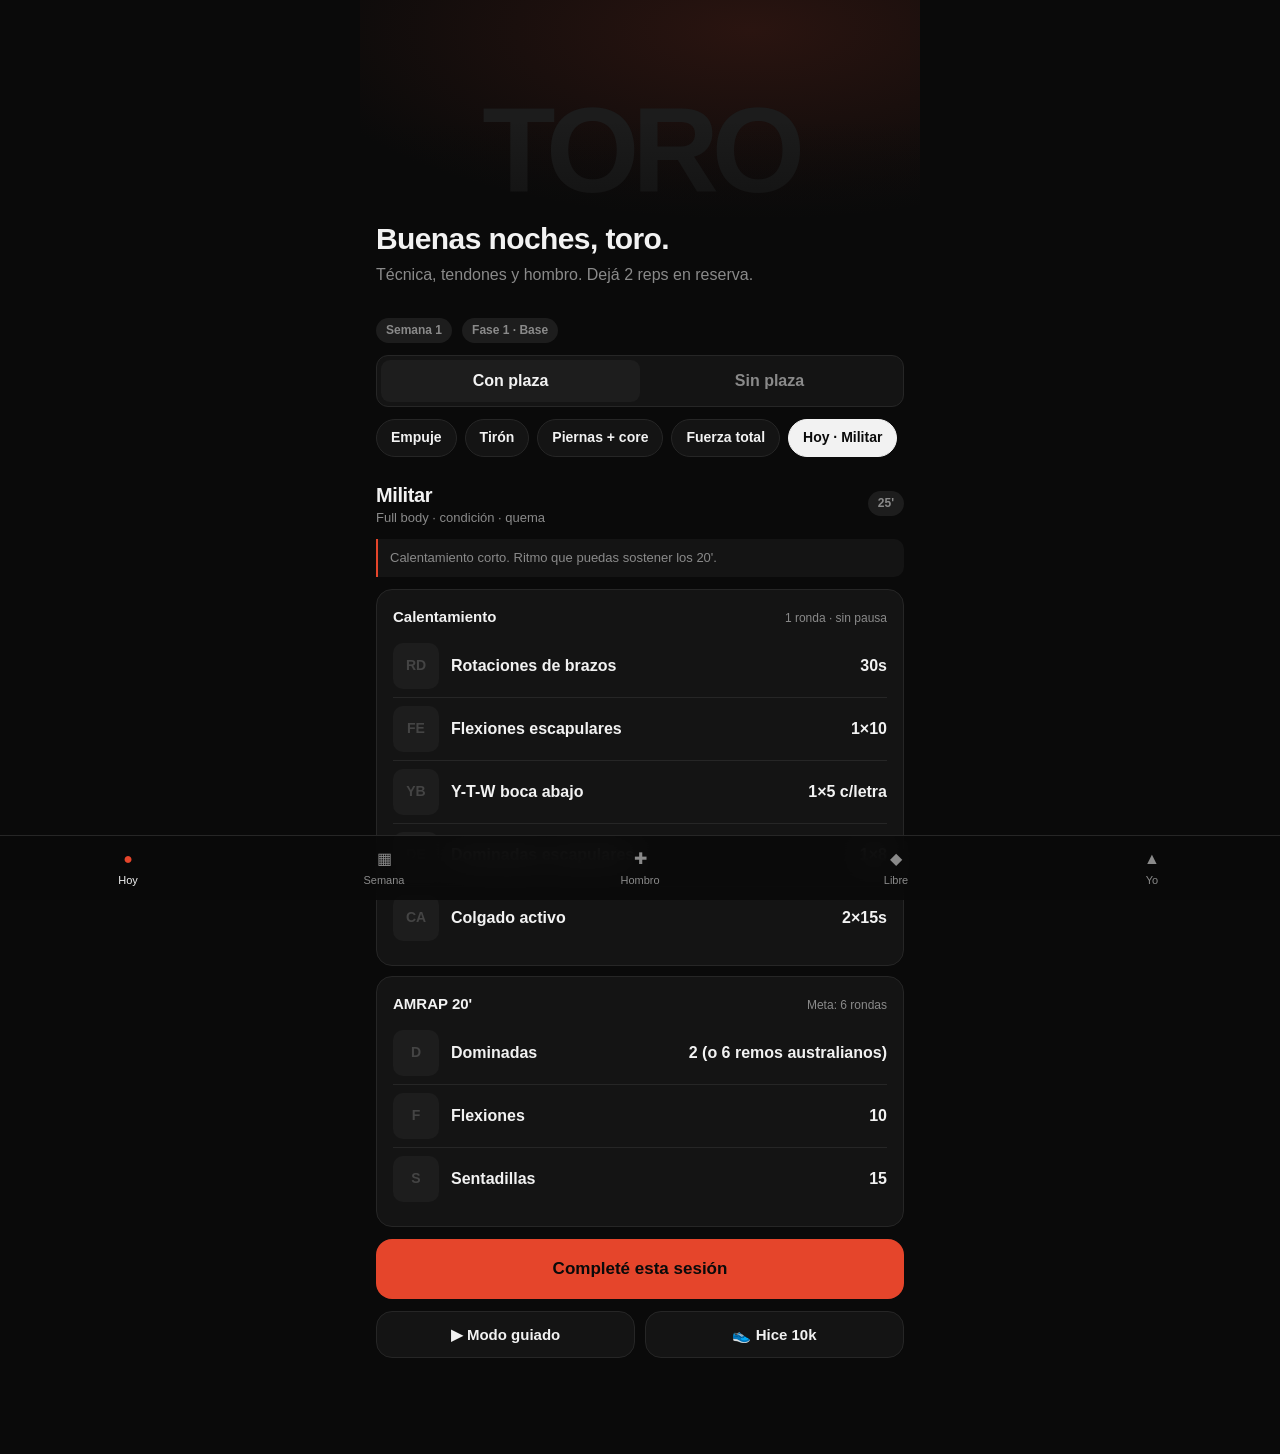
<file: calistenia-app/index.html>
<!doctype html>
<html lang="es">
<head>
  <meta charset="utf-8">
  <meta name="viewport" content="width=device-width, initial-scale=1, viewport-fit=cover">
  <meta name="theme-color" content="#0a0a0a">
  <meta name="apple-mobile-web-app-capable" content="yes">
  <meta name="mobile-web-app-capable" content="yes">
  <meta name="apple-mobile-web-app-status-bar-style" content="black-translucent">
  <meta name="apple-mobile-web-app-title" content="Toro">
  <title>Modo Toro</title>
  <link rel="manifest" href="manifest.webmanifest">
  <link rel="icon" href="icons/icon.svg" type="image/svg+xml">
  <link rel="apple-touch-icon" href="icons/apple-touch-icon.png">
  <link rel="stylesheet" href="styles.css">
</head>
<body>
  <main id="view"></main>

  <nav class="tabs">
    <button data-tab="hoy" class="on"><span>●</span>Hoy</button>
    <button data-tab="semana"><span>▦</span>Semana</button>
    <button data-tab="hombro"><span>✚</span>Hombro</button>
    <button data-tab="libre"><span>◆</span>Libre</button>
    <button data-tab="yo"><span>▲</span>Yo</button>
  </nav>

  <div id="sheet" class="sheet" hidden></div>
  <div id="toast" class="toast" hidden></div>

  <script src="data.js"></script>
  <script src="app.js"></script>
</body>
</html>
</file>
<file: calistenia-app/styles.css>
/* Tema: cambiá estos tokens y cambia toda la app. */
:root {
  --bg: #0a0a0a;
  --surface: #141414;
  --surface-2: #1d1d1d;
  --line: #262626;
  --text: #f2f2f2;
  --muted: #8a8a8a;
  --accent: #e5452b;
  --accent-ink: #0a0a0a;
  --ok: #3ddc84;
  --radius: 16px;
  --safe-b: env(safe-area-inset-bottom, 0px);
  --safe-t: env(safe-area-inset-top, 0px);
  color-scheme: dark;
}

* { box-sizing: border-box; -webkit-tap-highlight-color: transparent; }
html, body { margin: 0; background: var(--bg); color: var(--text); }
body {
  font: 16px/1.4 -apple-system, BlinkMacSystemFont, "SF Pro Text", "Inter", "Segoe UI", Roboto, sans-serif;
  min-height: 100dvh;
  overscroll-behavior-y: none;
}
button { font: inherit; color: inherit; background: none; border: 0; cursor: pointer; }
input { font: inherit; color: var(--text); }

main {
  max-width: 560px;
  margin: 0 auto;
  padding: calc(16px + var(--safe-t)) 16px calc(96px + var(--safe-b));
}

h1, h2, h3 { margin: 0; letter-spacing: -0.02em; }
h1 { font-size: 30px; font-weight: 800; }
h2 { font-size: 20px; font-weight: 750; }
h3 { font-size: 13px; font-weight: 650; text-transform: uppercase; letter-spacing: 0.08em; color: var(--muted); }
.muted { color: var(--muted); }
.small { font-size: 13px; }
.row { display: flex; align-items: center; gap: 10px; }
.between { justify-content: space-between; }
.stack > * + * { margin-top: 12px; }
.gap { height: 20px; }

/* Hero */
.hero {
  position: relative;
  height: 300px;
  margin: calc(-16px - var(--safe-t)) -16px 18px;
  overflow: hidden;
  background: radial-gradient(120% 90% at 70% 10%, #2a1410 0%, var(--bg) 70%);
}
.hero img, .hero video { width: 100%; height: 100%; object-fit: cover; display: block; }
.hero::after {
  content: ""; position: absolute; inset: 0;
  background: linear-gradient(to bottom, transparent 40%, var(--bg) 100%);
}
.hero .ph {
  position: absolute; inset: 0; display: grid; place-items: center;
  font-size: 120px; font-weight: 900; color: #1c1c1c; letter-spacing: -0.06em;
}
.hero .hi { position: absolute; left: 16px; right: 16px; bottom: 14px; z-index: 1; }
.hero .hi p { margin: 4px 0 0; color: var(--muted); }

/* Chips & segmented */
.chips { display: flex; gap: 8px; overflow-x: auto; scrollbar-width: none; padding-bottom: 2px; }
.chips::-webkit-scrollbar { display: none; }
.chip {
  flex: none; padding: 8px 14px; border-radius: 999px;
  background: var(--surface); border: 1px solid var(--line); font-size: 14px; font-weight: 600;
}
.chip.on { background: var(--text); color: var(--bg); border-color: var(--text); }
.chip.done::after { content: " ✓"; color: var(--ok); }
.chip.on.done::after { color: #148a4a; }
.tag {
  display: inline-block; padding: 4px 10px; border-radius: 999px; font-size: 12px; font-weight: 650;
  background: var(--surface-2); color: var(--muted);
}
.tag.acc { background: color-mix(in srgb, var(--accent) 18%, transparent); color: var(--accent); }

.seg { display: grid; grid-template-columns: 1fr 1fr; background: var(--surface); border-radius: 12px; padding: 4px; border: 1px solid var(--line); }
.seg.three { grid-template-columns: repeat(3, 1fr); }
.seg button { padding: 10px; border-radius: 9px; font-weight: 650; color: var(--muted); }
.seg button.on { background: var(--surface-2); color: var(--text); }

/* Cards */
.card { background: var(--surface); border: 1px solid var(--line); border-radius: var(--radius); padding: 16px; }
.block + .block { margin-top: 10px; }
.block .head { display: flex; justify-content: space-between; align-items: baseline; gap: 10px; margin-bottom: 8px; }
.block .head b { font-size: 15px; }
.block .head span { font-size: 12px; color: var(--muted); text-align: right; }
.ex { display: flex; align-items: center; gap: 12px; padding: 8px 0; width: 100%; text-align: left; }
.ex + .ex { border-top: 1px solid var(--line); }
.thumb {
  flex: none; width: 46px; height: 46px; border-radius: 10px; overflow: hidden;
  background: var(--surface-2); display: grid; place-items: center; color: #444; font-weight: 800; font-size: 14px;
}
.thumb img, .thumb video { width: 100%; height: 100%; object-fit: cover; }
.ex .nm { flex: 1; min-width: 0; font-weight: 600; }
.ex .nm small { display: block; color: var(--muted); font-weight: 400; font-size: 12px; margin-top: 2px; }
.ex .rx { flex: none; font-weight: 750; font-variant-numeric: tabular-nums; text-align: right; max-width: 45%; }
.note { font-size: 13px; color: var(--muted); padding: 10px 12px; border-left: 2px solid var(--accent); background: var(--surface); border-radius: 0 10px 10px 0; }

/* Buttons */
.btn {
  display: flex; align-items: center; justify-content: center; gap: 8px; width: 100%;
  padding: 18px; border-radius: var(--radius); font-weight: 800; font-size: 17px;
  background: var(--accent); color: var(--accent-ink);
}
.btn.ghost { background: var(--surface); color: var(--text); border: 1px solid var(--line); font-weight: 650; }
.btn.done { background: var(--ok); color: #04210f; }
.btn.sm { padding: 12px; font-size: 15px; }
.grid2 { display: grid; grid-template-columns: 1fr 1fr; gap: 10px; }

/* Semana */
.days { display: grid; grid-template-columns: repeat(7, 1fr); gap: 6px; }
.day { background: var(--surface); border: 1px solid var(--line); border-radius: 12px; padding: 10px 0; text-align: center; font-size: 12px; }
.day b { display: block; font-size: 15px; margin-top: 4px; }
.day .dots { display: flex; justify-content: center; gap: 3px; margin-top: 6px; min-height: 6px; }
.day .dots i { width: 6px; height: 6px; border-radius: 50%; background: var(--ok); }
.day .dots i.s { background: #4aa3ff; }
.day .dots i.h { background: var(--accent); }
.day.today { border-color: var(--text); }
.big { font-size: 44px; font-weight: 850; letter-spacing: -0.04em; line-height: 1; }
.bar { height: 8px; background: var(--surface-2); border-radius: 99px; overflow: hidden; }
.bar i { display: block; height: 100%; background: var(--accent); border-radius: 99px; }
.legend { display: flex; gap: 14px; font-size: 12px; color: var(--muted); }
.legend i { display: inline-block; width: 8px; height: 8px; border-radius: 50%; margin-right: 5px; }

/* Forms */
.field { display: flex; flex-direction: column; gap: 6px; }
.field label { font-size: 13px; color: var(--muted); }
.field input {
  background: var(--surface); border: 1px solid var(--line); border-radius: 12px; padding: 14px; width: 100%;
}
.list li { display: flex; justify-content: space-between; padding: 10px 0; border-bottom: 1px solid var(--line); }
.list { list-style: none; margin: 0; padding: 0; }
ul.rules { margin: 0; padding-left: 18px; color: var(--muted); font-size: 14px; }
ul.rules li + li { margin-top: 6px; }

/* Tabs */
.tabs {
  position: fixed; left: 0; right: 0; bottom: 0; z-index: 10;
  display: grid; grid-template-columns: repeat(5, 1fr);
  background: color-mix(in srgb, var(--bg) 88%, transparent);
  backdrop-filter: blur(16px); -webkit-backdrop-filter: blur(16px);
  border-top: 1px solid var(--line);
  padding: 8px 0 calc(8px + var(--safe-b));
}
.tabs button { display: flex; flex-direction: column; align-items: center; gap: 2px; font-size: 11px; color: var(--muted); padding: 4px 0; }
.tabs button span { font-size: 16px; }
.tabs button.on { color: var(--text); }
.tabs button.on span { color: var(--accent); }

/* Sheet (detalle / guiado) */
.sheet {
  position: fixed; inset: 0; z-index: 20; background: var(--bg);
  overflow-y: auto; padding: calc(12px + var(--safe-t)) 16px calc(24px + var(--safe-b));
  animation: up .22s ease-out;
}
@keyframes up { from { transform: translateY(24px); opacity: 0; } to { transform: none; opacity: 1; } }
.sheet .inner { max-width: 560px; margin: 0 auto; }
.sheet .close { font-size: 28px; line-height: 1; padding: 6px 2px; color: var(--muted); }
.media {
  width: 100%; aspect-ratio: 4/5; border-radius: var(--radius); overflow: hidden;
  background: var(--surface); display: grid; place-items: center; color: #3a3a3a; font-weight: 800;
}
.media img, .media video { width: 100%; height: 100%; object-fit: contain; background: #000; }
.timer { font-size: 64px; font-weight: 850; text-align: center; font-variant-numeric: tabular-nums; letter-spacing: -0.04em; }

.toast {
  position: fixed; left: 16px; right: 16px; bottom: calc(88px + var(--safe-b)); z-index: 30;
  max-width: 528px; margin: 0 auto; padding: 14px 16px; border-radius: 14px;
  background: var(--text); color: var(--bg); font-weight: 650; text-align: center;
  animation: up .2s ease-out;
}
</file>
